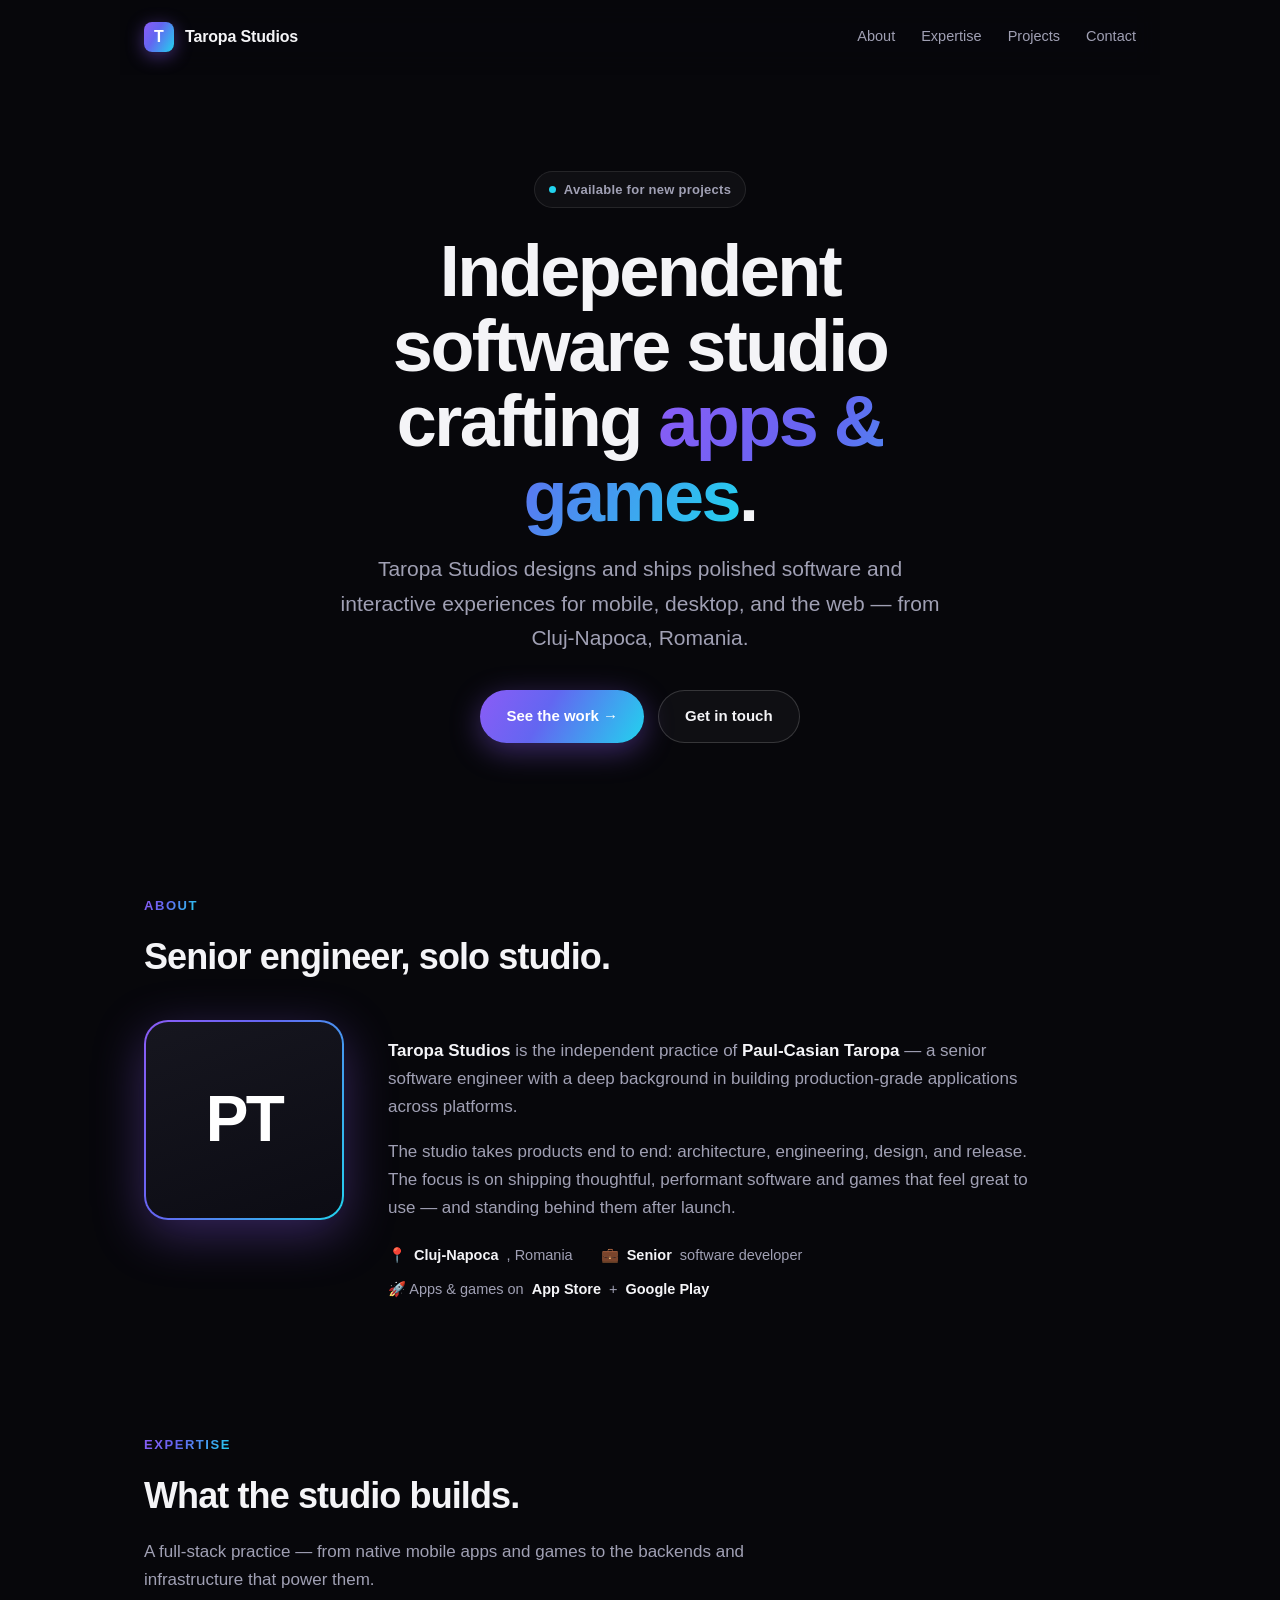
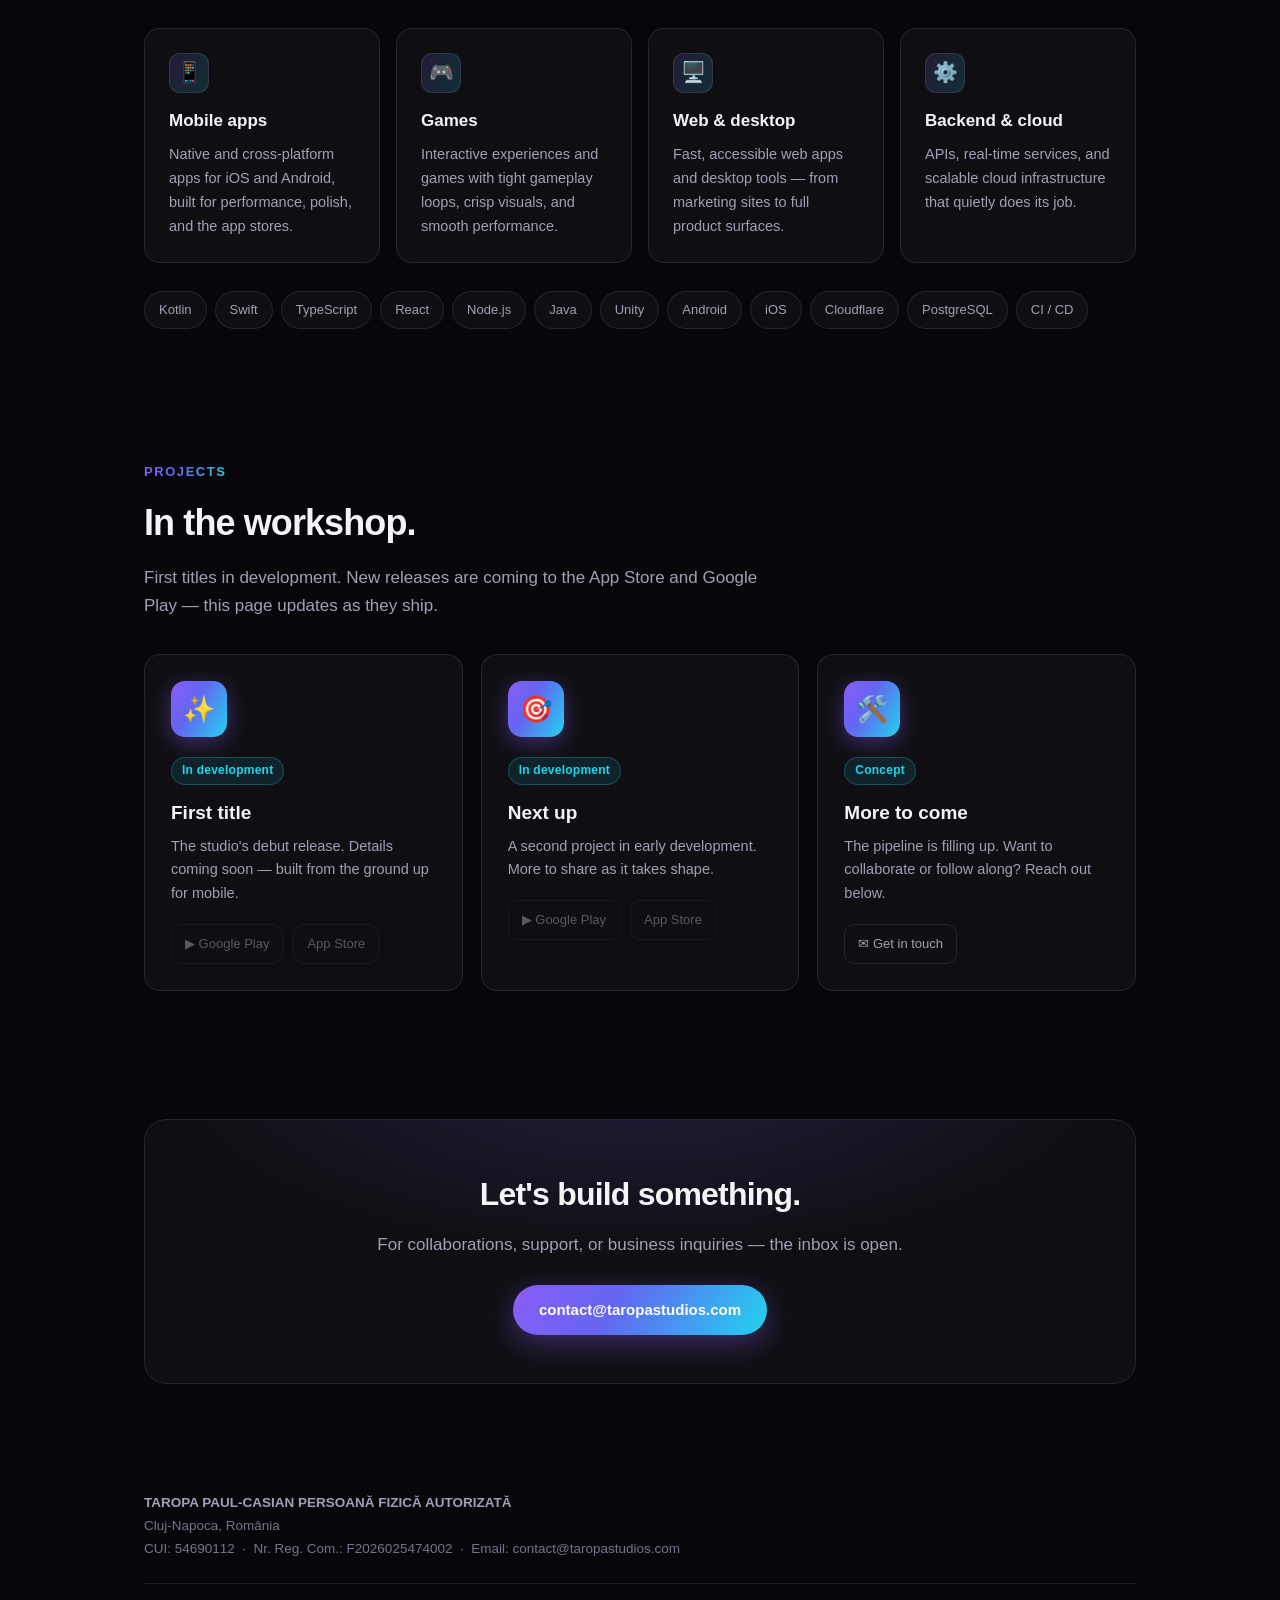
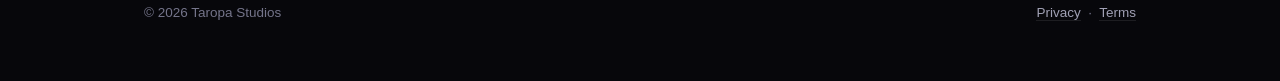
<file: index.html>
<!doctype html>
<html lang="en">
<head>
  <meta charset="utf-8" />
  <meta name="viewport" content="width=device-width,initial-scale=1" />
  <title>Taropa Studios — Independent software studio</title>
  <meta name="description" content="Independent software studio building apps and games for mobile, desktop, and the web. Founded by Paul-Casian Taropa in Cluj-Napoca, Romania." />
  <link rel="canonical" href="https://taropastudios.com/" />
  <meta property="og:type" content="website" />
  <meta property="og:title" content="Taropa Studios — Independent software studio" />
  <meta property="og:description" content="Building apps and games for mobile, desktop, and the web. Cluj-Napoca, Romania." />
  <meta property="og:url" content="https://taropastudios.com/" />
  <meta name="theme-color" content="#07070b" />
  <link rel="icon" href="data:image/svg+xml,%3Csvg xmlns='http://www.w3.org/2000/svg' viewBox='0 0 64 64'%3E%3Cdefs%3E%3ClinearGradient id='g' x1='0' y1='0' x2='1' y2='1'%3E%3Cstop offset='0' stop-color='%238b5cf6'/%3E%3Cstop offset='1' stop-color='%2322d3ee'/%3E%3C/linearGradient%3E%3C/defs%3E%3Crect width='64' height='64' rx='14' fill='url(%23g)'/%3E%3Ctext x='50%25' y='54%25' text-anchor='middle' font-family='system-ui,sans-serif' font-size='34' font-weight='800' fill='%23fff'%3ET%3C/text%3E%3C/svg%3E" />
  <link rel="stylesheet" href="styles.css" />
</head>
<body>
  <header class="site-header">
    <a class="brand" href="/">
      <span class="brand-mark">T</span>
      <span class="brand-name">Taropa Studios</span>
    </a>
    <nav class="site-nav">
      <a href="#about">About</a>
      <a href="#skills">Expertise</a>
      <a href="#projects">Projects</a>
      <a class="nav-cta" href="#contact">Contact</a>
    </nav>
  </header>

  <main>
    <section class="hero reveal">
      <span class="eyebrow"><span class="dot"></span> Available for new projects</span>
      <h1>Independent software studio crafting <span class="grad">apps &amp; games</span>.</h1>
      <p class="lede">
        Taropa Studios designs and ships polished software and interactive
        experiences for mobile, desktop, and the web — from Cluj-Napoca, Romania.
      </p>
      <div class="hero-actions">
        <a class="cta" href="#projects">See the work →</a>
        <a class="cta-ghost" href="#contact">Get in touch</a>
      </div>
    </section>

    <section id="about" class="section reveal">
      <div class="section-head">
        <span class="kicker">About</span>
        <h2>Senior engineer, solo studio.</h2>
      </div>
      <div class="about-grid">
        <div class="avatar-wrap">
          <!-- Swap in a real photo: <img class="avatar" src="paul.jpg" alt="Paul-Casian Taropa" /> -->
          <div class="avatar-fallback">PT</div>
        </div>
        <div class="about-body">
          <p>
            <strong>Taropa Studios</strong> is the independent practice of
            <strong>Paul-Casian Taropa</strong> — a senior software engineer with a
            deep background in building production-grade applications across platforms.
          </p>
          <p>
            The studio takes products end to end: architecture, engineering, design,
            and release. The focus is on shipping thoughtful, performant software and
            games that feel great to use — and standing behind them after launch.
          </p>
          <div class="about-meta">
            <span>📍 <b>Cluj-Napoca</b>, Romania</span>
            <span>💼 <b>Senior</b> software developer</span>
            <span>🚀 Apps &amp; games on <b>App Store</b> + <b>Google Play</b></span>
          </div>
        </div>
      </div>
    </section>

    <section id="skills" class="section reveal">
      <div class="section-head">
        <span class="kicker">Expertise</span>
        <h2>What the studio builds.</h2>
        <p class="sub">A full-stack practice — from native mobile apps and games to the backends and infrastructure that power them.</p>
      </div>
      <div class="skill-grid">
        <div class="skill-card">
          <div class="icon">📱</div>
          <h3>Mobile apps</h3>
          <p>Native and cross-platform apps for iOS and Android, built for performance, polish, and the app stores.</p>
        </div>
        <div class="skill-card">
          <div class="icon">🎮</div>
          <h3>Games</h3>
          <p>Interactive experiences and games with tight gameplay loops, crisp visuals, and smooth performance.</p>
        </div>
        <div class="skill-card">
          <div class="icon">🖥️</div>
          <h3>Web &amp; desktop</h3>
          <p>Fast, accessible web apps and desktop tools — from marketing sites to full product surfaces.</p>
        </div>
        <div class="skill-card">
          <div class="icon">⚙️</div>
          <h3>Backend &amp; cloud</h3>
          <p>APIs, real-time services, and scalable cloud infrastructure that quietly does its job.</p>
        </div>
      </div>
      <div class="tags">
        <span class="tag">Kotlin</span>
        <span class="tag">Swift</span>
        <span class="tag">TypeScript</span>
        <span class="tag">React</span>
        <span class="tag">Node.js</span>
        <span class="tag">Java</span>
        <span class="tag">Unity</span>
        <span class="tag">Android</span>
        <span class="tag">iOS</span>
        <span class="tag">Cloudflare</span>
        <span class="tag">PostgreSQL</span>
        <span class="tag">CI / CD</span>
      </div>
    </section>

    <section id="projects" class="section reveal">
      <div class="section-head">
        <span class="kicker">Projects</span>
        <h2>In the workshop.</h2>
        <p class="sub">First titles in development. New releases are coming to the App Store and Google Play — this page updates as they ship.</p>
      </div>
      <div class="project-grid">
        <div class="project-card">
          <div class="app-icon">✨</div>
          <span class="status">In development</span>
          <h3>First title</h3>
          <p>The studio's debut release. Details coming soon — built from the ground up for mobile.</p>
          <div class="store-badges">
            <span class="store-badge disabled">▶ Google Play</span>
            <span class="store-badge disabled"> App Store</span>
          </div>
        </div>
        <div class="project-card">
          <div class="app-icon">🎯</div>
          <span class="status">In development</span>
          <h3>Next up</h3>
          <p>A second project in early development. More to share as it takes shape.</p>
          <div class="store-badges">
            <span class="store-badge disabled">▶ Google Play</span>
            <span class="store-badge disabled"> App Store</span>
          </div>
        </div>
        <div class="project-card">
          <div class="app-icon">🛠️</div>
          <span class="status">Concept</span>
          <h3>More to come</h3>
          <p>The pipeline is filling up. Want to collaborate or follow along? Reach out below.</p>
          <div class="store-badges">
            <a class="store-badge" href="#contact">✉ Get in touch</a>
          </div>
        </div>
      </div>
    </section>

    <section id="contact" class="section reveal">
      <div class="contact-card">
        <h2>Let's build something.</h2>
        <p>For collaborations, support, or business inquiries — the inbox is open.</p>
        <a class="cta" href="mailto:contact@taropastudios.com">contact@taropastudios.com</a>
      </div>
    </section>
  </main>

  <footer class="site-footer">
    <div class="legal">
      <strong>TAROPA PAUL-CASIAN PERSOANĂ FIZICĂ AUTORIZATĂ</strong><br />
      Cluj-Napoca, România<br />
      CUI: 54690112 &nbsp;·&nbsp; Nr. Reg. Com.: F2026025474002 &nbsp;·&nbsp; Email: contact@taropastudios.com
    </div>
    <div class="meta">
      <span>&copy; <span id="year">2026</span> Taropa Studios</span>
      <span><a href="privacy.html">Privacy</a> &nbsp;·&nbsp; <a href="terms.html">Terms</a></span>
    </div>
  </footer>

  <script>
    document.getElementById('year').textContent = new Date().getFullYear();

    // Subtle scroll-reveal
    const io = new IntersectionObserver((entries) => {
      for (const e of entries) {
        if (e.isIntersecting) { e.target.classList.add('in'); io.unobserve(e.target); }
      }
    }, { threshold: 0.12 });
    document.querySelectorAll('.reveal').forEach((el) => io.observe(el));
  </script>
</body>
</html>
</file>
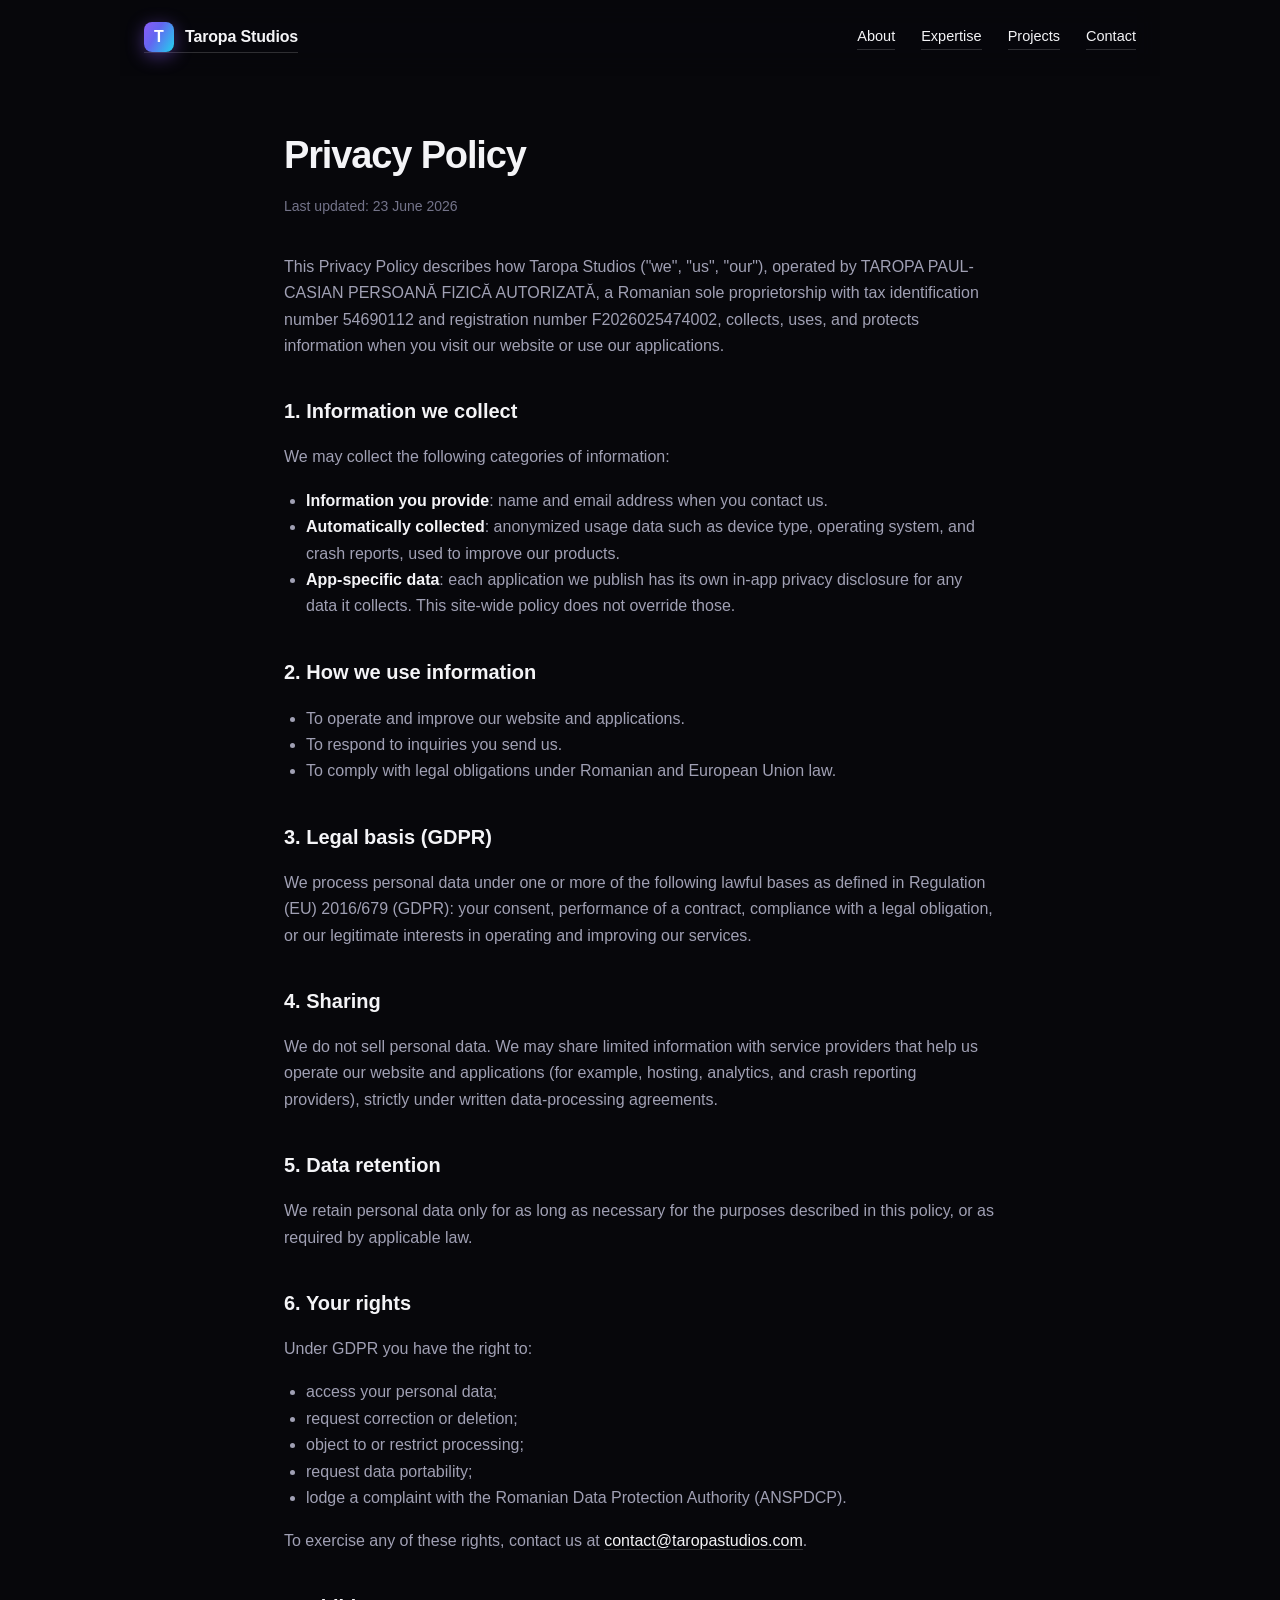
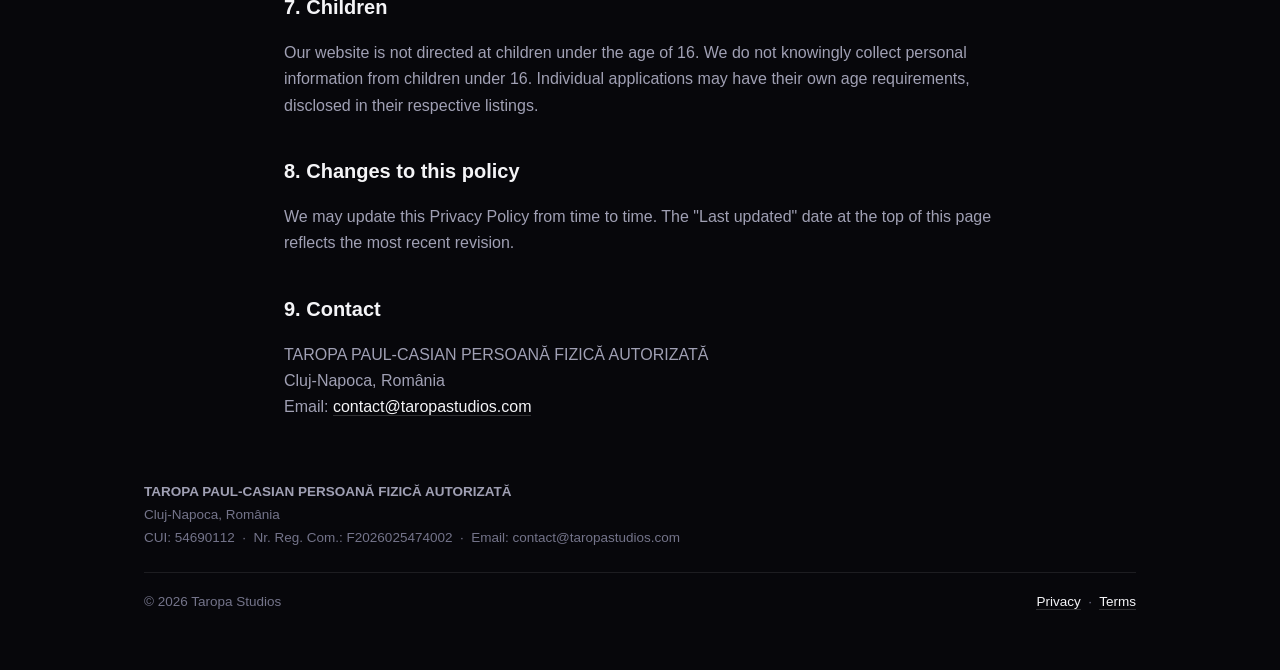
<file: privacy.html>
<!doctype html>
<html lang="en">
<head>
  <meta charset="utf-8" />
  <meta name="viewport" content="width=device-width,initial-scale=1" />
  <title>Privacy Policy — Taropa Studios</title>
  <meta name="description" content="Privacy policy for Taropa Studios and its apps." />
  <link rel="canonical" href="https://taropastudios.com/privacy.html" />
  <meta name="theme-color" content="#07070b" />
  <link rel="stylesheet" href="styles.css" />
</head>
<body class="legal-page">
  <header class="site-header">
    <a class="brand" href="/">
      <span class="brand-mark">T</span>
      <span class="brand-name">Taropa Studios</span>
    </a>
    <nav class="site-nav">
      <a href="/#about">About</a>
      <a href="/#skills">Expertise</a>
      <a href="/#projects">Projects</a>
      <a class="nav-cta" href="/#contact">Contact</a>
    </nav>
  </header>

  <main>
    <h1>Privacy Policy</h1>
    <p class="updated">Last updated: 23 June 2026</p>

    <p>
      This Privacy Policy describes how Taropa Studios ("we", "us", "our"), operated by
      TAROPA PAUL-CASIAN PERSOANĂ FIZICĂ AUTORIZATĂ, a Romanian sole proprietorship with
      tax identification number 54690112 and registration number F2026025474002, collects,
      uses, and protects information when you visit our website or use our applications.
    </p>

    <h2>1. Information we collect</h2>
    <p>We may collect the following categories of information:</p>
    <ul>
      <li><strong>Information you provide</strong>: name and email address when you contact us.</li>
      <li><strong>Automatically collected</strong>: anonymized usage data such as device type, operating system, and crash reports, used to improve our products.</li>
      <li><strong>App-specific data</strong>: each application we publish has its own in-app privacy disclosure for any data it collects. This site-wide policy does not override those.</li>
    </ul>

    <h2>2. How we use information</h2>
    <ul>
      <li>To operate and improve our website and applications.</li>
      <li>To respond to inquiries you send us.</li>
      <li>To comply with legal obligations under Romanian and European Union law.</li>
    </ul>

    <h2>3. Legal basis (GDPR)</h2>
    <p>
      We process personal data under one or more of the following lawful bases as defined
      in Regulation (EU) 2016/679 (GDPR): your consent, performance of a contract,
      compliance with a legal obligation, or our legitimate interests in operating and
      improving our services.
    </p>

    <h2>4. Sharing</h2>
    <p>
      We do not sell personal data. We may share limited information with service providers
      that help us operate our website and applications (for example, hosting, analytics,
      and crash reporting providers), strictly under written data-processing agreements.
    </p>

    <h2>5. Data retention</h2>
    <p>
      We retain personal data only for as long as necessary for the purposes described in
      this policy, or as required by applicable law.
    </p>

    <h2>6. Your rights</h2>
    <p>Under GDPR you have the right to:</p>
    <ul>
      <li>access your personal data;</li>
      <li>request correction or deletion;</li>
      <li>object to or restrict processing;</li>
      <li>request data portability;</li>
      <li>lodge a complaint with the Romanian Data Protection Authority (ANSPDCP).</li>
    </ul>
    <p>To exercise any of these rights, contact us at <a href="mailto:contact@taropastudios.com">contact@taropastudios.com</a>.</p>

    <h2>7. Children</h2>
    <p>
      Our website is not directed at children under the age of 16. We do not knowingly
      collect personal information from children under 16. Individual applications may
      have their own age requirements, disclosed in their respective listings.
    </p>

    <h2>8. Changes to this policy</h2>
    <p>
      We may update this Privacy Policy from time to time. The "Last updated" date at the
      top of this page reflects the most recent revision.
    </p>

    <h2>9. Contact</h2>
    <p>
      TAROPA PAUL-CASIAN PERSOANĂ FIZICĂ AUTORIZATĂ<br />
      Cluj-Napoca, România<br />
      Email: <a href="mailto:contact@taropastudios.com">contact@taropastudios.com</a>
    </p>
  </main>

  <footer class="site-footer">
    <div class="legal">
      <strong>TAROPA PAUL-CASIAN PERSOANĂ FIZICĂ AUTORIZATĂ</strong><br />
      Cluj-Napoca, România<br />
      CUI: 54690112 &nbsp;·&nbsp; Nr. Reg. Com.: F2026025474002 &nbsp;·&nbsp; Email: contact@taropastudios.com
    </div>
    <div class="meta">
      <span>&copy; <span id="year">2026</span> Taropa Studios</span>
      <span><a href="privacy.html">Privacy</a> &nbsp;·&nbsp; <a href="terms.html">Terms</a></span>
    </div>
  </footer>
  <script>document.getElementById('year').textContent = new Date().getFullYear();</script>
</body>
</html>
</file>
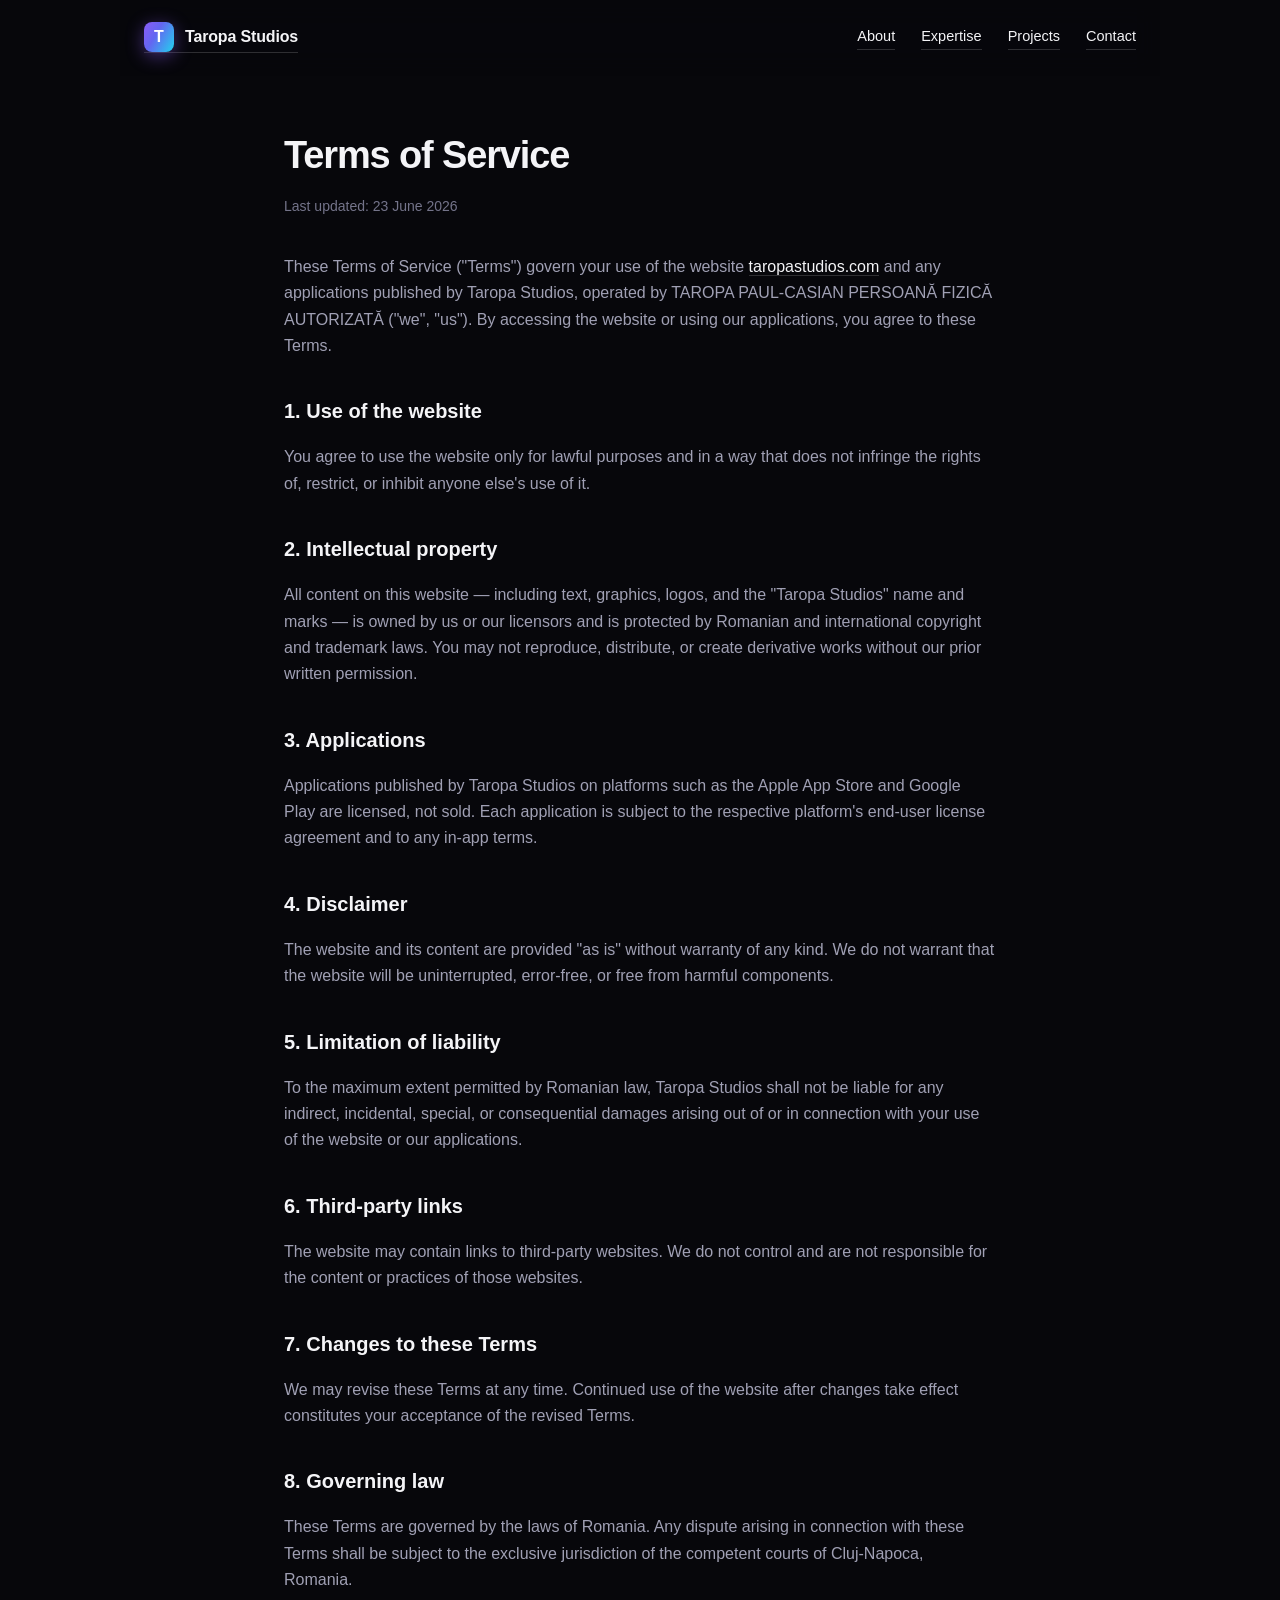
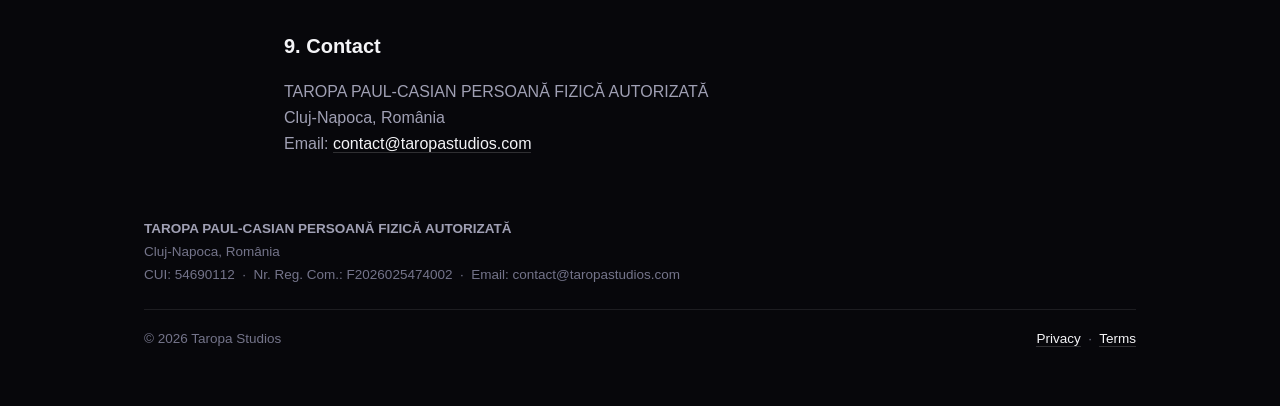
<file: terms.html>
<!doctype html>
<html lang="en">
<head>
  <meta charset="utf-8" />
  <meta name="viewport" content="width=device-width,initial-scale=1" />
  <title>Terms of Service — Taropa Studios</title>
  <meta name="description" content="Terms of service for Taropa Studios website and applications." />
  <link rel="canonical" href="https://taropastudios.com/terms.html" />
  <meta name="theme-color" content="#07070b" />
  <link rel="stylesheet" href="styles.css" />
</head>
<body class="legal-page">
  <header class="site-header">
    <a class="brand" href="/">
      <span class="brand-mark">T</span>
      <span class="brand-name">Taropa Studios</span>
    </a>
    <nav class="site-nav">
      <a href="/#about">About</a>
      <a href="/#skills">Expertise</a>
      <a href="/#projects">Projects</a>
      <a class="nav-cta" href="/#contact">Contact</a>
    </nav>
  </header>

  <main>
    <h1>Terms of Service</h1>
    <p class="updated">Last updated: 23 June 2026</p>

    <p>
      These Terms of Service ("Terms") govern your use of the website
      <a href="https://taropastudios.com">taropastudios.com</a> and any applications
      published by Taropa Studios, operated by TAROPA PAUL-CASIAN PERSOANĂ FIZICĂ
      AUTORIZATĂ ("we", "us"). By accessing the website or using our applications, you
      agree to these Terms.
    </p>

    <h2>1. Use of the website</h2>
    <p>
      You agree to use the website only for lawful purposes and in a way that does not
      infringe the rights of, restrict, or inhibit anyone else's use of it.
    </p>

    <h2>2. Intellectual property</h2>
    <p>
      All content on this website — including text, graphics, logos, and the
      "Taropa Studios" name and marks — is owned by us or our licensors and is protected
      by Romanian and international copyright and trademark laws. You may not reproduce,
      distribute, or create derivative works without our prior written permission.
    </p>

    <h2>3. Applications</h2>
    <p>
      Applications published by Taropa Studios on platforms such as the Apple App Store
      and Google Play are licensed, not sold. Each application is subject to the
      respective platform's end-user license agreement and to any in-app terms.
    </p>

    <h2>4. Disclaimer</h2>
    <p>
      The website and its content are provided "as is" without warranty of any kind. We
      do not warrant that the website will be uninterrupted, error-free, or free from
      harmful components.
    </p>

    <h2>5. Limitation of liability</h2>
    <p>
      To the maximum extent permitted by Romanian law, Taropa Studios shall not be liable
      for any indirect, incidental, special, or consequential damages arising out of or
      in connection with your use of the website or our applications.
    </p>

    <h2>6. Third-party links</h2>
    <p>
      The website may contain links to third-party websites. We do not control and are
      not responsible for the content or practices of those websites.
    </p>

    <h2>7. Changes to these Terms</h2>
    <p>
      We may revise these Terms at any time. Continued use of the website after changes
      take effect constitutes your acceptance of the revised Terms.
    </p>

    <h2>8. Governing law</h2>
    <p>
      These Terms are governed by the laws of Romania. Any dispute arising in connection
      with these Terms shall be subject to the exclusive jurisdiction of the competent
      courts of Cluj-Napoca, Romania.
    </p>

    <h2>9. Contact</h2>
    <p>
      TAROPA PAUL-CASIAN PERSOANĂ FIZICĂ AUTORIZATĂ<br />
      Cluj-Napoca, România<br />
      Email: <a href="mailto:contact@taropastudios.com">contact@taropastudios.com</a>
    </p>
  </main>

  <footer class="site-footer">
    <div class="legal">
      <strong>TAROPA PAUL-CASIAN PERSOANĂ FIZICĂ AUTORIZATĂ</strong><br />
      Cluj-Napoca, România<br />
      CUI: 54690112 &nbsp;·&nbsp; Nr. Reg. Com.: F2026025474002 &nbsp;·&nbsp; Email: contact@taropastudios.com
    </div>
    <div class="meta">
      <span>&copy; <span id="year">2026</span> Taropa Studios</span>
      <span><a href="privacy.html">Privacy</a> &nbsp;·&nbsp; <a href="terms.html">Terms</a></span>
    </div>
  </footer>
  <script>document.getElementById('year').textContent = new Date().getFullYear();</script>
</body>
</html>
</file>
<file: styles.css>
:root {
  --bg: #07070b;
  --bg-elev: #0c0c14;
  --surface: rgba(255, 255, 255, 0.035);
  --surface-2: rgba(255, 255, 255, 0.06);
  --border: rgba(255, 255, 255, 0.09);
  --border-strong: rgba(255, 255, 255, 0.16);
  --fg: #f4f4f7;
  --muted: #a0a0b4;
  --muted-2: #74748a;
  --violet: #8b5cf6;
  --teal: #22d3ee;
  --grad: linear-gradient(120deg, #8b5cf6 0%, #6366f1 40%, #22d3ee 100%);
  --grad-soft: linear-gradient(120deg, rgba(139, 92, 246, 0.16), rgba(34, 211, 238, 0.16));
  --max: 1040px;
  --radius: 16px;
}

* { box-sizing: border-box; }

html { scroll-behavior: smooth; }

html, body {
  margin: 0;
  padding: 0;
  background: var(--bg);
  color: var(--fg);
  font-family: -apple-system, BlinkMacSystemFont, "Segoe UI", Inter, Roboto, sans-serif;
  font-size: 17px;
  line-height: 1.65;
  -webkit-font-smoothing: antialiased;
  text-rendering: optimizeLegibility;
}

/* Ambient background glows */
body::before {
  content: "";
  position: fixed;
  inset: 0;
  z-index: -1;
  background:
    radial-gradient(60% 50% at 15% -5%, rgba(139, 92, 246, 0.18), transparent 60%),
    radial-gradient(55% 45% at 95% 5%, rgba(34, 211, 238, 0.14), transparent 55%),
    radial-gradient(50% 50% at 50% 110%, rgba(99, 102, 241, 0.10), transparent 60%);
  pointer-events: none;
}

a {
  color: var(--fg);
  text-decoration: none;
  transition: color 140ms ease, border-color 140ms ease, opacity 140ms ease;
}

::selection { background: rgba(139, 92, 246, 0.35); }

main, .site-header, .site-footer {
  max-width: var(--max);
  margin: 0 auto;
  padding: 0 24px;
}

/* ---------- Header ---------- */
.site-header {
  display: flex;
  align-items: center;
  justify-content: space-between;
  padding-top: 22px;
  padding-bottom: 22px;
  position: sticky;
  top: 0;
  z-index: 50;
  background: rgba(7, 7, 11, 0.6);
  backdrop-filter: saturate(160%) blur(14px);
  -webkit-backdrop-filter: saturate(160%) blur(14px);
  border-bottom: 1px solid transparent;
}
.site-header::after {
  content: "";
  position: absolute;
  left: 0; right: 0; bottom: 0;
  height: 1px;
  background: var(--border);
  opacity: 0;
  transition: opacity 200ms ease;
}

.brand {
  display: inline-flex;
  align-items: center;
  gap: 11px;
  font-weight: 600;
}
.brand-mark {
  display: inline-grid;
  place-items: center;
  width: 30px;
  height: 30px;
  background: var(--grad);
  color: #fff;
  border-radius: 8px;
  font-weight: 800;
  font-size: 16px;
  box-shadow: 0 4px 18px rgba(139, 92, 246, 0.45);
}
.brand-name { font-size: 16px; letter-spacing: -0.01em; }

.site-nav { display: flex; gap: 26px; align-items: center; }
.site-nav a { font-size: 14.5px; color: var(--muted); font-weight: 500; }
.site-nav a:hover { color: var(--fg); }

/* ---------- Hero ---------- */
.hero {
  padding: 96px 0 84px;
  text-align: center;
}
.eyebrow {
  display: inline-flex;
  align-items: center;
  gap: 8px;
  font-size: 13px;
  font-weight: 600;
  letter-spacing: 0.02em;
  color: var(--muted);
  padding: 7px 14px;
  border: 1px solid var(--border);
  border-radius: 999px;
  background: var(--surface);
  margin-bottom: 26px;
}
.eyebrow .dot {
  width: 7px; height: 7px; border-radius: 50%;
  background: #22d3ee;
  box-shadow: 0 0 0 0 rgba(34, 211, 238, 0.6);
  animation: pulse 2.4s infinite;
}
@keyframes pulse {
  0% { box-shadow: 0 0 0 0 rgba(34, 211, 238, 0.55); }
  70% { box-shadow: 0 0 0 8px rgba(34, 211, 238, 0); }
  100% { box-shadow: 0 0 0 0 rgba(34, 211, 238, 0); }
}
.hero h1 {
  margin: 0 auto 18px;
  max-width: 16ch;
  font-size: clamp(38px, 6.5vw, 72px);
  letter-spacing: -0.035em;
  line-height: 1.04;
  font-weight: 800;
}
.hero h1 .grad {
  background: var(--grad);
  -webkit-background-clip: text;
  background-clip: text;
  color: transparent;
}
.hero .lede {
  margin: 0 auto 34px;
  font-size: clamp(17px, 2.2vw, 21px);
  color: var(--muted);
  max-width: 620px;
}
.hero-actions { display: inline-flex; gap: 14px; flex-wrap: wrap; justify-content: center; }

.cta {
  display: inline-flex;
  align-items: center;
  gap: 8px;
  padding: 13px 26px;
  background: var(--grad);
  color: #fff;
  border-radius: 999px;
  font-size: 15px;
  font-weight: 600;
  box-shadow: 0 8px 30px rgba(139, 92, 246, 0.4);
}
.cta:hover { transform: translateY(-2px); box-shadow: 0 12px 38px rgba(139, 92, 246, 0.5); }
.cta, .cta-ghost { transition: transform 160ms ease, box-shadow 160ms ease, border-color 160ms ease, background 160ms ease; }
.cta-ghost {
  display: inline-flex;
  align-items: center;
  gap: 8px;
  padding: 13px 26px;
  border-radius: 999px;
  font-size: 15px;
  font-weight: 600;
  color: var(--fg);
  border: 1px solid var(--border-strong);
  background: var(--surface);
}
.cta-ghost:hover { border-color: var(--fg); background: var(--surface-2); }

/* ---------- Sections ---------- */
.section { padding: 64px 0; }
.section-head { margin-bottom: 34px; }
.section-head .kicker {
  font-size: 13px;
  font-weight: 700;
  letter-spacing: 0.12em;
  text-transform: uppercase;
  background: var(--grad);
  -webkit-background-clip: text;
  background-clip: text;
  color: transparent;
}
.section h2 {
  margin: 8px 0 0;
  font-size: clamp(26px, 3.6vw, 36px);
  letter-spacing: -0.025em;
  font-weight: 700;
}
.section .sub { color: var(--muted); max-width: 620px; margin: 12px 0 0; }
.muted { color: var(--muted); }

/* ---------- About ---------- */
.about-grid {
  display: grid;
  grid-template-columns: 200px 1fr;
  gap: 44px;
  align-items: start;
}
.avatar-wrap {
  position: relative;
  width: 200px;
  height: 200px;
  border-radius: 24px;
  padding: 2px;
  background: var(--grad);
  box-shadow: 0 14px 50px rgba(139, 92, 246, 0.35);
}
.avatar {
  width: 100%;
  height: 100%;
  border-radius: 22px;
  object-fit: cover;
  display: block;
  background: var(--bg-elev);
}
.avatar-fallback {
  width: 100%;
  height: 100%;
  border-radius: 22px;
  display: grid;
  place-items: center;
  font-size: 64px;
  font-weight: 800;
  letter-spacing: -0.04em;
  color: #fff;
  background: linear-gradient(160deg, #16161f, #0c0c14);
}
.about-body p { color: var(--muted); max-width: 640px; }
.about-body p strong { color: var(--fg); }
.about-meta {
  display: flex;
  flex-wrap: wrap;
  gap: 10px 28px;
  margin-top: 22px;
  font-size: 14.5px;
  color: var(--muted);
}
.about-meta span { display: inline-flex; align-items: center; gap: 8px; }
.about-meta b { color: var(--fg); font-weight: 600; }

/* ---------- Skills ---------- */
.skill-grid {
  display: grid;
  grid-template-columns: repeat(auto-fit, minmax(230px, 1fr));
  gap: 16px;
}
.skill-card {
  border: 1px solid var(--border);
  background: var(--surface);
  border-radius: var(--radius);
  padding: 24px;
  transition: border-color 200ms ease, transform 200ms ease, background 200ms ease;
}
.skill-card:hover { border-color: var(--border-strong); transform: translateY(-3px); background: var(--surface-2); }
.skill-card .icon {
  width: 40px; height: 40px;
  display: grid; place-items: center;
  border-radius: 11px;
  background: var(--grad-soft);
  border: 1px solid var(--border);
  margin-bottom: 14px;
  font-size: 20px;
}
.skill-card h3 { margin: 0 0 8px; font-size: 17px; font-weight: 600; }
.skill-card p { margin: 0; font-size: 14.5px; color: var(--muted); }
.tags { display: flex; flex-wrap: wrap; gap: 8px; margin-top: 28px; }
.tag {
  font-size: 13px;
  font-weight: 500;
  color: var(--muted);
  padding: 7px 14px;
  border-radius: 999px;
  border: 1px solid var(--border);
  background: var(--surface);
  transition: color 160ms ease, border-color 160ms ease;
}
.tag:hover { color: var(--fg); border-color: var(--border-strong); }

/* ---------- Projects ---------- */
.project-grid {
  display: grid;
  grid-template-columns: repeat(auto-fit, minmax(280px, 1fr));
  gap: 18px;
}
.project-card {
  position: relative;
  border: 1px solid var(--border);
  background: var(--surface);
  border-radius: var(--radius);
  padding: 26px;
  overflow: hidden;
  transition: border-color 220ms ease, transform 220ms ease;
}
.project-card::before {
  content: "";
  position: absolute;
  inset: 0;
  background: radial-gradient(120% 90% at 50% 0%, rgba(139, 92, 246, 0.14), transparent 60%);
  opacity: 0;
  transition: opacity 260ms ease;
  pointer-events: none;
}
.project-card:hover { transform: translateY(-4px); border-color: var(--border-strong); }
.project-card:hover::before { opacity: 1; }
.project-card .app-icon {
  width: 56px; height: 56px;
  border-radius: 14px;
  display: grid; place-items: center;
  font-size: 26px;
  background: var(--grad);
  box-shadow: 0 6px 22px rgba(139, 92, 246, 0.4);
  margin-bottom: 18px;
}
.project-card h3 { margin: 0 0 6px; font-size: 19px; font-weight: 600; }
.project-card .status {
  display: inline-block;
  font-size: 12px;
  font-weight: 600;
  letter-spacing: 0.02em;
  color: var(--teal);
  background: rgba(34, 211, 238, 0.1);
  border: 1px solid rgba(34, 211, 238, 0.25);
  padding: 3px 10px;
  border-radius: 999px;
  margin-bottom: 12px;
}
.project-card p { margin: 0 0 18px; font-size: 14.5px; color: var(--muted); }
.store-badges { display: flex; gap: 10px; flex-wrap: wrap; }
.store-badge {
  display: inline-flex;
  align-items: center;
  gap: 7px;
  font-size: 13px;
  font-weight: 500;
  color: var(--muted);
  padding: 8px 13px;
  border-radius: 10px;
  border: 1px solid var(--border);
}
.store-badge.disabled { opacity: 0.5; }
.store-badge:not(.disabled):hover { color: var(--fg); border-color: var(--border-strong); }

/* ---------- Contact ---------- */
.contact-card {
  border: 1px solid var(--border);
  background: var(--surface);
  border-radius: 22px;
  padding: 48px 40px;
  text-align: center;
  position: relative;
  overflow: hidden;
}
.contact-card::before {
  content: "";
  position: absolute; inset: 0;
  background: radial-gradient(80% 120% at 50% -20%, rgba(139, 92, 246, 0.18), transparent 60%);
  pointer-events: none;
}
.contact-card h2 { position: relative; margin: 0 0 10px; font-size: clamp(24px, 3.4vw, 32px); letter-spacing: -0.025em; }
.contact-card p { position: relative; color: var(--muted); margin: 0 0 26px; }
.contact-card .cta { position: relative; }

/* ---------- Footer ---------- */
.site-footer {
  padding-top: 44px;
  padding-bottom: 56px;
  color: var(--muted-2);
  font-size: 13.5px;
  line-height: 1.7;
}
.legal {
  padding-bottom: 22px;
  border-bottom: 1px solid var(--border);
  margin-bottom: 18px;
}
.legal strong { color: var(--muted); font-weight: 600; }
.meta {
  display: flex;
  justify-content: space-between;
  gap: 12px;
  flex-wrap: wrap;
}
.meta a { color: var(--muted); border-bottom: 1px solid var(--border); }
.meta a:hover { color: var(--fg); border-color: var(--fg); }

/* ---------- Scroll reveal ---------- */
.reveal { opacity: 0; transform: translateY(18px); transition: opacity 600ms ease, transform 600ms ease; }
.reveal.in { opacity: 1; transform: none; }

@media (prefers-reduced-motion: reduce) {
  html { scroll-behavior: auto; }
  .reveal { opacity: 1; transform: none; transition: none; }
  .eyebrow .dot { animation: none; }
}

/* ---------- Responsive ---------- */
@media (max-width: 720px) {
  .about-grid { grid-template-columns: 1fr; gap: 28px; justify-items: center; text-align: center; }
  .about-body { text-align: center; }
  .about-meta { justify-content: center; }
}
@media (max-width: 560px) {
  .site-nav { gap: 16px; }
  .site-nav a:not(.nav-cta) { display: none; }
  .hero { padding: 64px 0 56px; }
  .section { padding: 48px 0; }
}

/* ---------- Legal pages ---------- */
.legal-page main { max-width: 760px; }
.legal-page h1 {
  font-size: clamp(28px, 4vw, 38px);
  letter-spacing: -0.03em;
  margin: 48px 0 8px;
  font-weight: 800;
}
.legal-page .updated { color: var(--muted-2); font-size: 14px; margin: 0 0 36px; }
.legal-page h2 { font-size: 20px; margin: 36px 0 10px; font-weight: 600; }
.legal-page p, .legal-page li { font-size: 16px; color: var(--muted); }
.legal-page p strong, .legal-page li strong { color: var(--fg); }
.legal-page a { color: var(--fg); border-bottom: 1px solid var(--border-strong); }
.legal-page a:hover { border-color: var(--fg); }
.legal-page ul { padding-left: 22px; }
</file>
